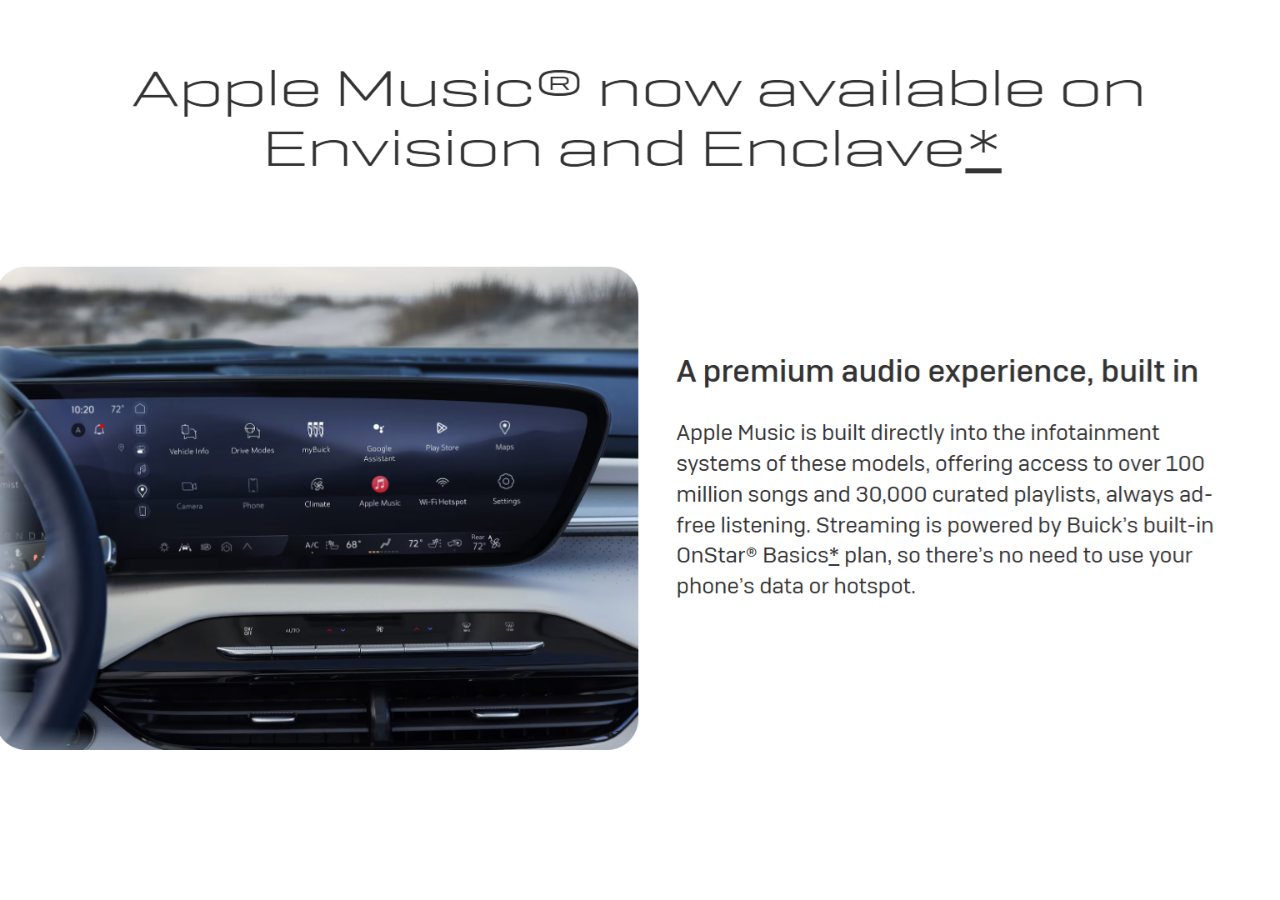
<file: index.html>
<!DOCTYPE html>
<html lang="en">
<head>
  <meta charset="UTF-8" />
  <meta name="viewport" content="width=device-width, initial-scale=1.0" />
  <title>Slideshow</title>
  <link rel="stylesheet" href="css/style.css" />
</head>
<body>
  <div class="slideshow" id="slideshow"></div>
  <script src="js/slideshow.js"></script>
</body>
</html>
</file>
<file: css/style.css>
*,
*::before,
*::after {
  box-sizing: border-box;
  margin: 0;
  padding: 0;
}

html,
body {
  height: 100%;
  background: #fff;
  overflow: hidden;
  cursor: none;
}

.slideshow {
  position: relative;
  width: 100%;
  height: 100%;
  background: #fff;
}

.slide {
  position: absolute;
  inset: 0;
  display: flex;
  align-items: center;
  justify-content: center;
  background: #fff;
  opacity: 0;
  visibility: hidden;
  transition: opacity 0.4s ease;
}

.slide.active {
  opacity: 1;
  visibility: visible;
}

.slide img,
.slide video {
  width: 100%;
  height: 100%;
  object-fit: cover;
  background: #fff;
}
</file>
